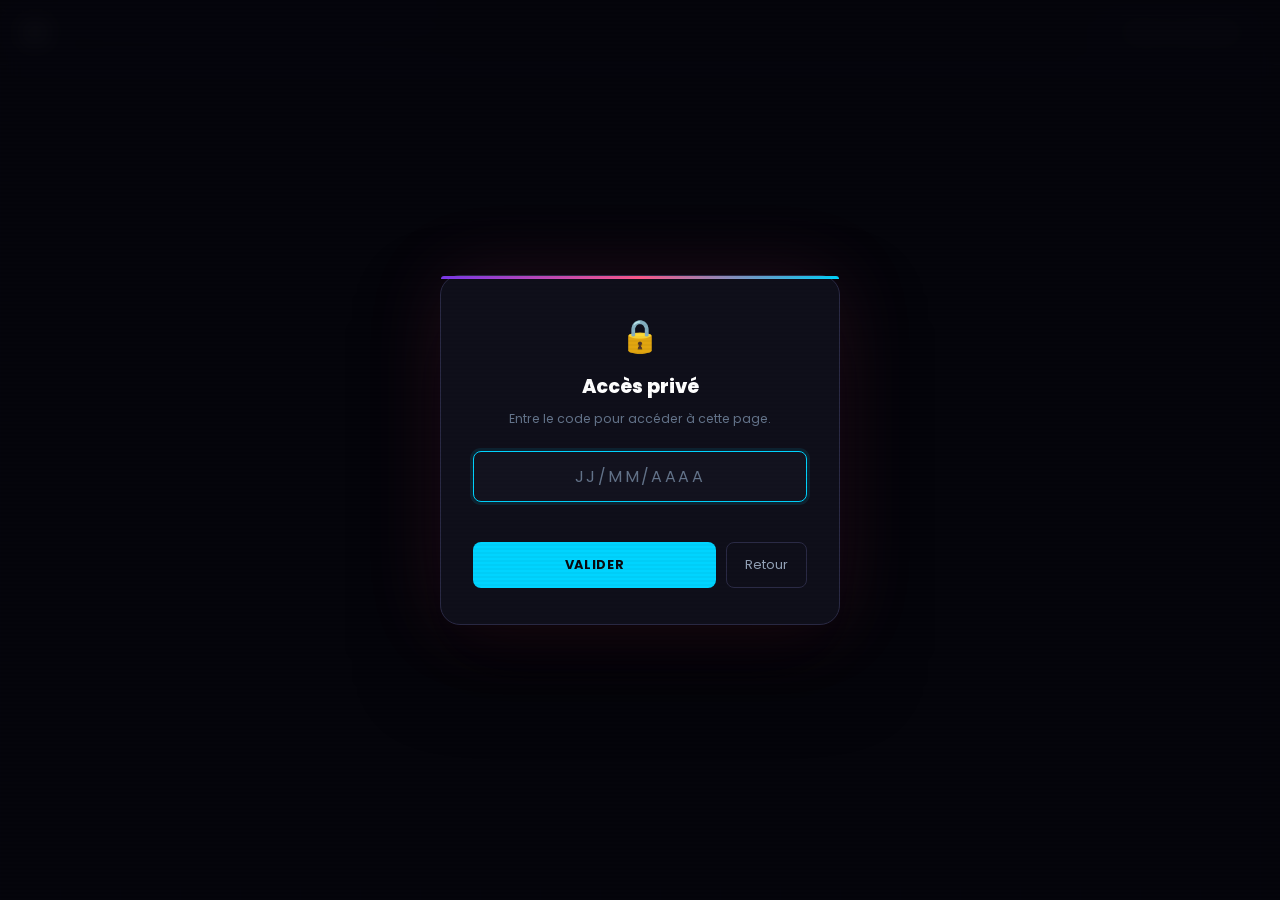
<file: deums.html>
<!DOCTYPE html>
<html lang="fr">
<head>
  <meta charset="UTF-8">
  <meta name="viewport" content="width=device-width, initial-scale=1.0">
  <title>Deums – Levan Kaipajyan</title>
  <link rel="preconnect" href="https://fonts.googleapis.com">
  <link rel="preconnect" href="https://fonts.gstatic.com" crossorigin>
  <link href="https://fonts.googleapis.com/css2?family=Poppins:ital,wght@0,400;0,600;0,700;0,800;1,400&display=swap" rel="stylesheet">
  <link rel="stylesheet" href="assets/css/style.css">
  <link rel="stylesheet" href="assets/css/deums.css?v=3">
</head>
<body>

<header>
  <div class="header-inner">
    <a class="logo" href="index.html">LK<span>.</span></a>
    <div class="nav-right">
      <a class="btn-ghost" href="index.html" style="padding:8px 16px;font-size:0.72rem;">← Retour au portfolio</a>
    </div>
  </div>
</header>

<!-- ══ CODE D'ACCÈS ══ -->
<div class="deums-gate open" id="deumsGate">
  <div class="deums-gate-box" id="deumsGateBox">
    <div class="deums-gate-icon">🔒</div>
    <div class="deums-gate-title">Accès privé</div>
    <p class="deums-gate-sub">Entre le code pour accéder à cette page.</p>
    <input type="text" id="deumsCode" class="form-control deums-gate-input" placeholder="JJ/MM/AAAA" inputmode="numeric" autocomplete="off">
    <div class="deums-gate-error" id="deumsGateError"></div>
    <div class="deums-gate-actions">
      <button class="form-submit" onclick="submitDeumsCode()">Valider</button>
      <a class="deums-gate-cancel" href="index.html">Retour</a>
    </div>
  </div>
</div>

<!-- ══ CONTENU (caché tant que le code n'est pas bon) ══ -->
<main id="deumsApp" style="display:none;">
<div class="page active" id="page-deums">
<section>
  <div class="wrapper">
    <div class="section-header">
      <span class="section-num">❤️</span>
      <h2 class="section-title">Мое сокровище</h2>
      <span class="section-num">❤️</span>
      <div class="section-line"></div>
    </div>

    <div id="deumsForm">
      <p class="deums-intro">Coche chaque règle que tu acceptes bb coeur, puis signe à la fin pour accepter le contrat et devenir ma femme.</p>
      <p class="deums-sub"><strong>I. Les principes fondamentaux</strong> — Ces principes sont les bases de notre relation. Ils doivent être respectés par les deux personnes, quelles que soient les circonstances.</p>

      <!-- 1 -->
      <div class="deums-block">
        <div class="deums-block-title">1. La communication avant tout</div>
        <div class="deums-list">
          <label class="deums-rule"><input type="checkbox"><span class="deums-check">✓</span><span>Lors de chaque dispute, prendre le temps de discuter afin de comprendre le problème et de trouver une solution.</span></label>
          <label class="deums-rule"><input type="checkbox"><span class="deums-check">✓</span><span>Ne jamais laisser un problème s'installer ou s'accumuler. Il faut en parler plutôt que de se braquer ou de faire la tête.</span></label>
          <label class="deums-rule"><input type="checkbox"><span class="deums-check">✓</span><span>Essayer de comprendre les attentes et les besoins de l'autre, et faire des efforts pour y répondre en comprenant pourquoi cela est important pour lui.</span></label>
          <label class="deums-rule"><input type="checkbox"><span class="deums-check">✓</span><span>Ne jamais cacher un problème par peur de la réaction de l'autre.</span></label>
        </div>
      </div>

      <!-- 2 -->
      <div class="deums-block">
        <div class="deums-block-title">2. Le respect avant tout</div>
        <div class="deums-list">
          <label class="deums-rule"><input type="checkbox"><span class="deums-check">✓</span><span>Le respect doit rester une priorité, même lors des disputes.</span></label>
          <label class="deums-rule"><input type="checkbox"><span class="deums-check">✓</span><span>Ne jamais chercher à blesser, rabaisser ou humilier l'autre volontairement.</span></label>
          <label class="deums-rule"><input type="checkbox"><span class="deums-check">✓</span><span>Ne jamais minimiser les sentiments de son partenaire.</span></label>
          <label class="deums-rule"><input type="checkbox"><span class="deums-check">✓</span><span>Ne jamais se moquer de ses peurs, de ses insécurités.</span></label>
          <label class="deums-rule"><input type="checkbox"><span class="deums-check">✓</span><span>Ne jamais chercher volontairement à énerver l'autre.</span></label>
        </div>
      </div>

      <!-- 3 -->
      <div class="deums-block">
        <div class="deums-block-title">3. La fidélité et la confiance</div>
        <div class="deums-list">
          <label class="deums-rule"><input type="checkbox"><span class="deums-check">✓</span><span>La fidélité est la règle numéro un. Elle est indispensable et ne devrait même pas avoir besoin d'être rappelée.</span></label>
          <label class="deums-rule"><input type="checkbox"><span class="deums-check">✓</span><span>Aucune ambiguïté avec une personne extérieure au couple.</span></label>
          <label class="deums-rule"><input type="checkbox"><span class="deums-check">✓</span><span>Ne jamais laisser quelqu'un manquer de respect à son couple ou dénigrer son partenaire.</span></label>
          <label class="deums-rule"><input type="checkbox"><span class="deums-check">✓</span><span>Le mensonge est strictement interdit, même lorsqu'il concerne de petites choses. La confiance ne doit jamais être mise en jeu.</span></label>
          <label class="deums-rule"><input type="checkbox"><span class="deums-check">✓</span><span>Ne jamais cacher volontairement des choses importantes à l'autre.</span></label>
        </div>
      </div>

      <!-- 4 -->
      <div class="deums-block">
        <div class="deums-block-title">4. La solidarité du couple</div>
        <div class="deums-list">
          <label class="deums-rule"><input type="checkbox"><span class="deums-check">✓</span><span>Ne jamais dénigrer son partenaire devant les autres.</span></label>
          <label class="deums-rule"><input type="checkbox"><span class="deums-check">✓</span><span>Toujours parler positivement de l'autre auprès des personnes extérieures au couple.</span></label>
          <label class="deums-rule"><input type="checkbox"><span class="deums-check">✓</span><span>Ne jamais laisser les personnes extérieures s'immiscer dans nos disputes ou chercher à nous séparer.</span></label>
          <label class="deums-rule"><input type="checkbox"><span class="deums-check">✓</span><span>Nos problèmes de couple doivent rester privés.</span></label>
          <label class="deums-rule"><input type="checkbox"><span class="deums-check">✓</span><span>Ne jamais chercher à faire passer l'autre pour le méchant ou le responsable de tous les problèmes.</span></label>
          <label class="deums-rule"><input type="checkbox"><span class="deums-check">✓</span><span>Se soutenir mutuellement devant les gens, même lorsque nous ne sommes pas d'accord, devant les gens nous devons être d'accord sur tout.</span></label>
        </div>
      </div>

      <!-- 5 -->
      <div class="deums-block">
        <div class="deums-block-title">5. La remise en question</div>
        <div class="deums-list">
          <label class="deums-rule"><input type="checkbox"><span class="deums-check">✓</span><span>Chacun doit être capable de reconnaître ses torts et de s'excuser et être tout mignon lorsqu'il a fait une erreur.</span></label>
          <label class="deums-rule"><input type="checkbox"><span class="deums-check">✓</span><span>Ne jamais retourner une situation pour faire porter toute la responsabilité à l'autre.</span></label>
          <label class="deums-rule"><input type="checkbox"><span class="deums-check">✓</span><span>Ne pas chercher à gagner une dispute, mais à résoudre le problème.</span></label>
          <label class="deums-rule"><input type="checkbox"><span class="deums-check">✓</span><span>Faire tous les deux des efforts pour arranger les choses et retrouver une bonne entente.</span></label>
          <label class="deums-rule"><input type="checkbox"><span class="deums-check">✓</span><span>Ne jamais menacer de quitter l'autre sous le coup de la colère.</span></label>
          <label class="deums-rule"><input type="checkbox"><span class="deums-check">✓</span><span>Ne jamais laisser une dispute se terminer dans l'indifférence : toujours prendre le temps de faire la paix avant de dormir.</span></label>
        </div>
      </div>

      <!-- 6 -->
      <div class="deums-block">
        <div class="deums-block-title">6. La transparence</div>
        <div class="deums-list">
          <label class="deums-rule"><input type="checkbox"><span class="deums-check">✓</span><span>Si l'un souhaite connaître certains éléments du passé de l'autre, prendre le temps de lui raconter les choses honnêtement et avec les détails nécessaires pour le rassurer, dans le respect des limites de chacun.</span></label>
          <label class="deums-rule"><input type="checkbox"><span class="deums-check">✓</span><span>Ne jamais cacher un élément important qui pourrait avoir des conséquences sur notre relation.</span></label>
        </div>
      </div>

      <!-- 7 -->
      <div class="deums-block">
        <div class="deums-block-title">7. Le quotidien et les habitudes</div>
        <div class="deums-list">
          <label class="deums-rule"><input type="checkbox"><span class="deums-check">✓</span><span>Les tenues vestimentaires doivent respecter les limites et les attentes définies ensemble.</span></label>
          <label class="deums-rule"><input type="checkbox"><span class="deums-check">✓</span><span>Les sorties doivent être discutées et organisées dans le respect de chacun.</span></label>
          <label class="deums-rule"><input type="checkbox"><span class="deums-check">✓</span><span>Prévenir ou consulter l'autre avant de prendre certaines décisions susceptibles de l'énerver, de l'inquiéter ou de l'intéresser.</span></label>
          <label class="deums-rule"><input type="checkbox"><span class="deums-check">✓</span><span>Partager des photos et des vidéos des moments importants de sa journée pour garder une certaine proximité.</span></label>
          <label class="deums-rule"><input type="checkbox"><span class="deums-check">✓</span><span>La préparation des repas doit faire partie des responsabilités du quotidien ( priorité +++).</span></label>
          <label class="deums-rule"><input type="checkbox"><span class="deums-check">✓</span><span>Apprendre à cuisiner et faire l'effort de préparer de bons petits plats.</span></label>
        </div>
      </div>

      <!-- 8 -->
      <div class="deums-block">
        <div class="deums-block-title">8. La vie intime</div>
        <div class="deums-list">
          <label class="deums-rule"><input type="checkbox"><span class="deums-check">✓</span><span>Faire des efforts mutuels concernant notre vie sexuelle afin de l'améliorer.</span></label>
          <label class="deums-rule"><input type="checkbox"><span class="deums-check">✓</span><span>Être à l'écoute des envies, des besoins et des attentes de chacun.</span></label>
          <label class="deums-rule"><input type="checkbox"><span class="deums-check">✓</span><span>Ne jamais considérer les besoins de l'autre comme acquis ou secondaires.</span></label>
        </div>
      </div>

      <!-- 9 -->
      <div class="deums-block">
        <div class="deums-block-title">9. Les projets et la prise d'initiative</div>
        <div class="deums-list">
          <label class="deums-rule"><input type="checkbox"><span class="deums-check">✓</span><span>Faire davantage de choix et prendre plus d'initiatives dans la vie quotidienne.</span></label>
          <label class="deums-rule"><input type="checkbox"><span class="deums-check">✓</span><span>Se bouger davantage concernant les projets communs et personnels.</span></label>
          <label class="deums-rule"><input type="checkbox"><span class="deums-check">✓</span><span>Prendre des décisions concrètes, notamment pour l'aménagement du logement, l'achat de meubles et l'organisation de notre vie.</span></label>
          <label class="deums-rule"><input type="checkbox"><span class="deums-check">✓</span><span>Ne pas toujours attendre que l'autre prenne les décisions ou fasse les démarches.</span></label>
          <label class="deums-rule"><input type="checkbox"><span class="deums-check">✓</span><span>Montrer davantage d'implication dans la construction de notre avenir à deux.</span></label>
        </div>
      </div>

      <div class="deums-block">
        <div class="deums-block-title">Signature</div>
        <p class="deums-progress">Règles acceptées : <strong id="deumsCount">0 / 0</strong></p>
        <div class="deums-sign-label">Signe ici laaaa</div>
        <div class="deums-canvas-wrap">
          <canvas id="deumsCanvas"></canvas>
          <div class="deums-canvas-hint" id="deumsHint">✍️ Signe avant que je t'encule</div>
        </div>
        <div class="deums-sign-actions">
          <button class="form-submit" id="deumsSignBtn" onclick="signDeums()" disabled>Signer le contrat →</button>
          <button class="deums-clear deums-all" onclick="checkAllDeums()">✓ Tout cocher</button>
          <button class="deums-clear" onclick="clearDeumsSignature()">Effacer</button>
          <span class="deums-sign-status" id="deumsSignStatus"></span>
        </div>
      </div>
    </div>

    <div class="deums-success" id="deumsSuccess">
      <div class="deums-success-icon">💍</div>
      <p class="deums-success-text">Félicitations <span>Maud Caignard</span> vous avez accepté les conditions de couple de <span>Levan Kaipajyan</span> vous pouvez à présent être le сокровище de sa vie</p>
      <div class="deums-success-sign"><img id="deumsSuccessImg" alt="Signature"></div>
      <div class="deums-success-date" id="deumsSuccessDate"></div>
    </div>
  </div>
</section>
</div>
</main>
<script src="assets/jss/deums.js?v=3"></script>
</body>
>>>>>>> 19413641a13b8d28b3d28ec92266bdb1a4eb2738
</html>
</file>
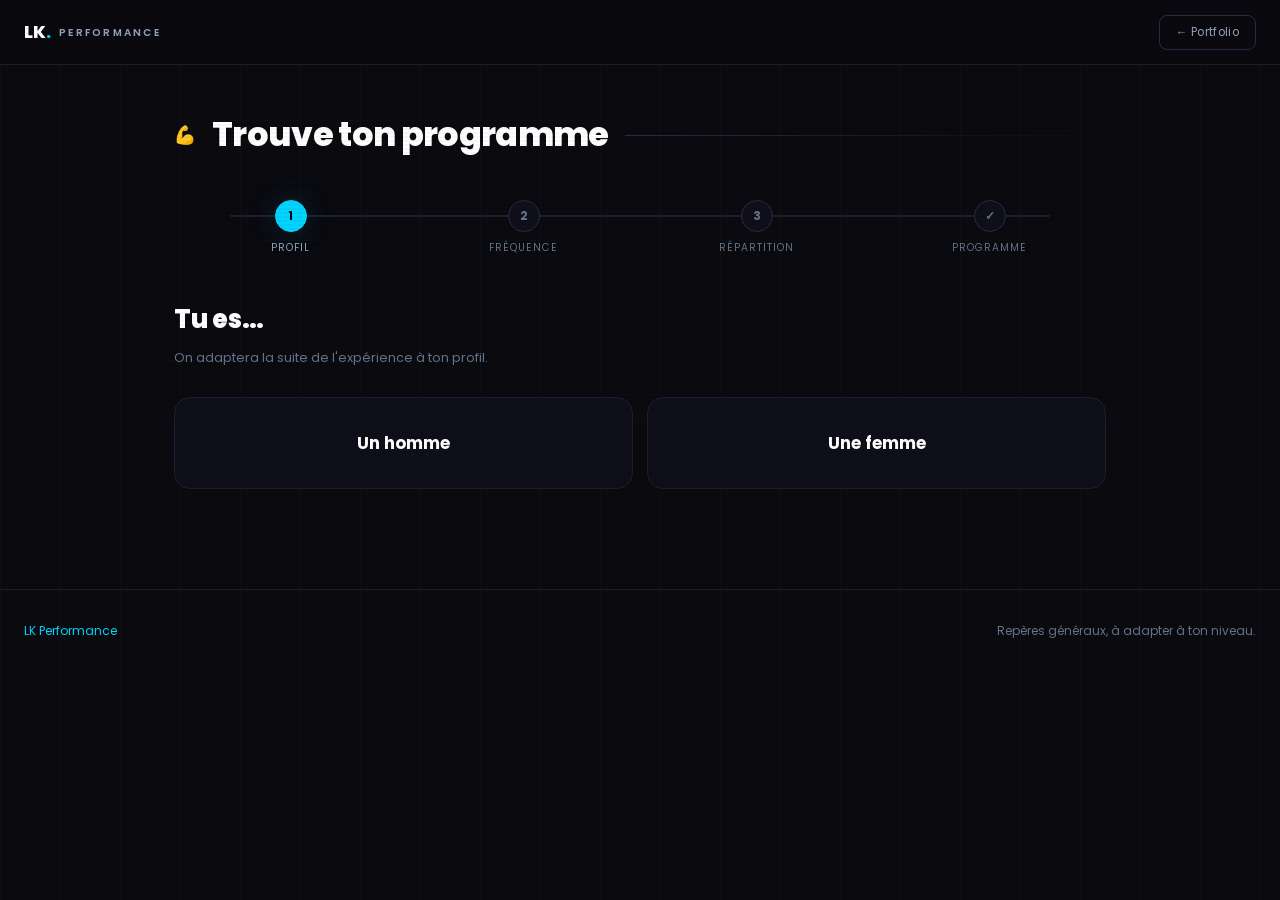
<file: muscu.html>
<!DOCTYPE html>
<html lang="fr">
<head>
  <meta charset="UTF-8">
  <meta name="viewport" content="width=device-width, initial-scale=1.0">
  <title>LK Performance – Trouve ton programme</title>
  <link rel="preconnect" href="https://fonts.googleapis.com">
  <link rel="preconnect" href="https://fonts.gstatic.com" crossorigin>
  <link href="https://fonts.googleapis.com/css2?family=Poppins:ital,wght@0,400;0,600;0,700;0,800;1,400&display=swap" rel="stylesheet">
  <link rel="stylesheet" href="assets/css/muscu.css">
</head>
<body>

<header>
  <div class="header-inner">
    <a class="logo" href="index.html">LK<span>.</span><small>Performance</small></a>
    <div class="nav-right">
      <a class="btn-ghost btn-sm" href="index.html">← Portfolio</a>
      <button class="btn-ghost btn-sm" id="restartBtn" type="button" hidden>↺ Recommencer</button>
    </div>
  </div>
</header>

<main>
<section>
  <div class="wrapper">

    <div class="app-title">
      <span class="section-num">💪</span>
      <h1 class="section-title">Trouve ton programme</h1>
      <div class="section-line"></div>
    </div>

    <!-- Barre de progression -->
    <div class="stepper" id="stepper" aria-label="Progression">
      <div class="stepper-line"><span id="stepFill"></span></div>
      <ol class="stepper-dots">
        <li data-dot="1"><span>1</span><em>Profil</em></li>
        <li data-dot="2"><span>2</span><em>Fréquence</em></li>
        <li data-dot="3"><span>3</span><em>Répartition</em></li>
        <li data-dot="4"><span>✓</span><em>Programme</em></li>
      </ol>
    </div>

    <!-- ÉTAPE 1 : genre -->
    <div class="step active" id="step-1">
      <h2 class="step-question">Tu es…</h2>
      <p class="step-help">On adaptera la suite de l'expérience à ton profil.</p>
      <div class="choice-grid two">
        <button class="choice" type="button" data-gender="homme">
          <span class="choice-title">Un homme</span>
        </button>
        <button class="choice" type="button" data-gender="femme">
          <span class="choice-title">Une femme</span>
        </button>
      </div>
    </div>

    <!-- ÉTAPE 2 : nombre de séances -->
    <div class="step" id="step-2">
      <h2 class="step-question">Combien de séances par semaine ?</h2>
      <p class="step-help">Choisis un nombre réaliste, celui que tu peux tenir toute l'année.</p>
      <div class="choice-grid six" id="totalGrid"></div>
      <button class="back-link" type="button" data-back="1">← Retour</button>
    </div>

    <!-- ÉTAPE 3 : répartition haut / bas -->
    <div class="step" id="step-3">
      <h2 class="step-question">Comment les répartir ?</h2>
      <p class="step-help" id="splitHelp"></p>
      <div class="split-label">Séances <strong>haut du corps</strong></div>
      <div class="choice-grid six" id="upperGrid"></div>
      <div class="split-recap">
        <div class="split-box upper"><span id="upperVal">–</span><em>haut du corps</em></div>
        <div class="split-plus">+</div>
        <div class="split-box lower"><span id="lowerVal">–</span><em>bas du corps</em></div>
      </div>
      <div class="step-actions">
        <button class="back-link" type="button" data-back="2">← Retour</button>
        <button class="btn-primary" id="seeProgramBtn" type="button" disabled>Voir mes programmes →</button>
      </div>
    </div>

    <!-- RÉSULTAT -->
    <div class="step" id="step-4">
      <div class="recap" id="recap"></div>
      <div id="banner"></div>
      <h2 class="step-question result-title" id="resultTitle">Tes programmes</h2>
      <div id="proposals" class="proposals"></div>
      <details class="legend">
        <summary><span>📖 Comment lire et suivre ton programme</span><span class="chev">▾</span></summary>
        <div class="legend-body" id="legendBody"></div>
      </details>
      <button class="back-link" type="button" data-back="3">← Modifier mes choix</button>
    </div>

  </div>
</section>
</main>

<footer>
  <div class="footer-inner">
    <div class="footer-text"><span>LK Performance</span></div>
    <div class="footer-text">Repères généraux, à adapter à ton niveau.</div>
  </div>
</footer>

<script src="assets/jss/jspdf.umd.min.js"></script>
<script src="assets/jss/muscu-pdf.js"></script>
<script src="assets/jss/muscu.js"></script>
</body>
</html>
</file>
<file: assets/css/style.css>
:root {
  --bg: #0a0a0f;
  --bg-card: #0f0f1a;
  --bg-card2: #13131f;
  --border: #1e1e30;
  --border-bright: #2a2a45;
  --accent: #00d4ff;
  --accent2: #7c3aed;
  --accent3: #10b981;
  --text: #e2e8f0;
  --text-dim: #64748b;
  --text-mid: #94a3b8;
  --white: #ffffff;
  --font-display: 'Poppins', sans-serif;
  --font-mono: 'Poppins', sans-serif;
  --transition: 0.25s cubic-bezier(0.4,0,0.2,1);
  --glow: 0 0 30px rgba(0,212,255,0.15);
  --glow-strong: 0 0 60px rgba(0,212,255,0.25);
}

*, *::before, *::after {
  margin: 0;
  padding: 0;
  box-sizing: border-box;
}

html {
  scroll-behavior: smooth;
}

body {
  background: var(--bg);
  color: var(--text);
  font-family: var(--font-mono);
  min-height: 100vh;
  overflow-x: hidden;
}

body::before {
  content: '';
  position: fixed;
  inset: 0;
  background: repeating-linear-gradient(0deg, transparent, transparent 2px, rgba(0,0,0,0.03) 2px, rgba(0,0,0,0.03) 4px);
  pointer-events: none;
  z-index: 9999;
}

body::after {
  content: '';
  position: fixed;
  inset: 0;
  background-image: linear-gradient(rgba(0,212,255,0.03) 1px, transparent 1px), linear-gradient(90deg, rgba(0,212,255,0.03) 1px, transparent 1px);
  background-size: 60px 60px;
  pointer-events: none;
  z-index: 0;
}

a {
  text-decoration: none;
  color: inherit;
}

li {
  list-style: none;
}

button {
  font-family: inherit;
  cursor: pointer;
  border: none;
  background: none;
}

.wrapper {
  position: relative;
  z-index: 1;
  max-width: 1280px;
  margin: 0 auto;
  padding: 0 24px;
}

/* ══ HEADER ══ */
header {
  position: fixed;
  top: 0;
  left: 0;
  right: 0;
  z-index: 100;
  background: rgba(10,10,15,0.88);
  backdrop-filter: blur(20px);
  border-bottom: 1px solid var(--border);
}

.header-inner {
  max-width: 1280px;
  margin: 0 auto;
  padding: 0 24px;
  height: 64px;
  display: flex;
  align-items: center;
  justify-content: space-between;
}

.logo {
  font-family: var(--font-display);
  font-weight: 800;
  font-size: 1.1rem;
  color: var(--white);
}

.logo span {
  color: var(--accent);
}

.nav-right {
  display: flex;
  align-items: center;
  gap: 8px;
}

.nav-links {
  display: flex;
  gap: 4px;
  align-items: center;
}

.nav-links button {
  font-family: var(--font-mono);
  font-size: 0.7rem;
  color: var(--text-dim);
  padding: 6px 12px;
  border-radius: 6px;
  border: 1px solid transparent;
  transition: var(--transition);
  letter-spacing: 0.05em;
  text-transform: uppercase;
}

.nav-links button:hover, .nav-links button.active {
  color: var(--accent);
  border-color: var(--border-bright);
  background: rgba(0,212,255,0.05);
}

.lang-switcher {
  display: flex;
  align-items: center;
  gap: 4px;
  margin-left: 16px;
  background: var(--bg-card);
  border: 1px solid var(--border);
  border-radius: 8px;
  padding: 3px;
}

.lang-btn {
  font-family: var(--font-mono);
  font-size: 0.68rem;
  font-weight: 700;
  padding: 4px 10px;
  border-radius: 5px;
  color: var(--text-dim);
  transition: var(--transition);
  letter-spacing: 0.05em;
  display: flex;
  align-items: center;
  gap: 5px;
}

.lang-btn.active {
  background: var(--accent);
  color: var(--bg);
}

.lang-btn:not(.active):hover {
  color: var(--text);
}

.menu-btn {
  display: none;
  flex-direction: column;
  gap: 5px;
  padding: 8px;
}

.menu-btn span {
  display: block;
  width: 22px;
  height: 2px;
  background: var(--text);
  border-radius: 2px;
  transition: var(--transition);
}

/* ══ SCROLL LINE ══ */
.scroll-line {
  position: fixed;
  top: 0;
  left: 0;
  height: 2px;
  background: linear-gradient(90deg, var(--accent2), var(--accent));
  z-index: 200;
  transition: width 0.1s linear;
}

/* ══ PAGES ══ */
.page {
  display: none;
  animation: fadeIn 0.4s ease forwards;
}

.page.active {
  display: block;
}

@keyframes fadeIn {
  from { opacity: 0; transform: translateY(12px); }
  to   { opacity: 1; transform: translateY(0); }
}

/* ══ HERO ══ */
#hero {
  min-height: 100vh;
  display: flex;
  align-items: center;
  padding-top: 64px;
  position: relative;
  overflow: hidden;
}

.hero-glow {
  position: absolute;
  width: 600px;
  height: 600px;
  border-radius: 50%;
  background: radial-gradient(circle, rgba(0,212,255,0.08) 0%, transparent 70%);
  top: 50%;
  left: 50%;
  transform: translate(-50%, -50%);
  pointer-events: none;
}

.hero-glow2 {
  position: absolute;
  width: 400px;
  height: 400px;
  border-radius: 50%;
  background: radial-gradient(circle, rgba(124,58,237,0.06) 0%, transparent 70%);
  top: 20%;
  right: 10%;
  pointer-events: none;
}

.hero-inner {
  display: grid;
  grid-template-columns: 1fr 1fr;
  gap: 64px;
  align-items: center;
  width: 100%;
}

.hero-label {
  font-size: 0.7rem;
  letter-spacing: 0.2em;
  color: var(--accent);
  text-transform: uppercase;
  margin-bottom: 16px;
  display: flex;
  align-items: center;
  gap: 8px;
}

.hero-label::before {
  content: '';
  width: 24px;
  height: 1px;
  background: var(--accent);
}

.hero-name {
  font-family: var(--font-display);
  font-size: clamp(2.5rem, 5vw, 4rem);
  font-weight: 800;
  line-height: 1.05;
  letter-spacing: -0.03em;
  color: var(--white);
  margin-bottom: 12px;
}

.hero-name .line2 { color: var(--accent); }

.hero-role {
  font-size: 0.85rem;
  color: var(--text-mid);
  margin-bottom: 24px;
  line-height: 1.8;
}

.hero-role strong { color: var(--text); }

.hero-desc {
  font-size: 0.78rem;
  color: var(--text-dim);
  line-height: 1.85;
  margin-bottom: 36px;
  max-width: 480px;
}

.hero-btns {
  display: flex;
  gap: 12px;
  flex-wrap: wrap;
}

.btn-primary {
  display: inline-flex;
  align-items: center;
  gap: 8px;
  background: var(--accent);
  color: var(--bg);
  font-family: var(--font-mono);
  font-size: 0.78rem;
  font-weight: 700;
  padding: 12px 24px;
  border-radius: 8px;
  transition: var(--transition);
  letter-spacing: 0.03em;
  cursor: pointer;
  border: none;
}

.btn-primary:hover {
  box-shadow: var(--glow-strong);
  transform: translateY(-2px);
}

.btn-ghost {
  display: inline-flex;
  align-items: center;
  gap: 8px;
  border: 1px solid var(--border-bright);
  color: var(--text-mid);
  font-family: var(--font-mono);
  font-size: 0.78rem;
  padding: 12px 24px;
  border-radius: 8px;
  transition: var(--transition);
  letter-spacing: 0.03em;
  cursor: pointer;
}

.btn-ghost:hover {
  border-color: var(--accent);
  color: var(--accent);
  background: rgba(0,212,255,0.05);
}

.hero-card {
  background: var(--bg-card);
  border: 1px solid var(--border);
  border-radius: 20px;
  padding: 32px;
  position: relative;
  overflow: hidden;
}

.hero-card::before {
  content: '';
  position: absolute;
  top: 0; left: 0; right: 0;
  height: 2px;
  background: linear-gradient(90deg, var(--accent2), var(--accent), var(--accent3));
}

.avatar-area {
  display: flex;
  align-items: center;
  gap: 20px;
  margin-bottom: 28px;
  padding-bottom: 28px;
  border-bottom: 1px solid var(--border);
}

.avatar {
  width: 120px;
  height: 120px;
  border-radius: 16px;
  object-fit: cover;
  flex-shrink: 0;
  box-shadow: var(--glow);
}

.avatar-info h3 {
  font-family: var(--font-display);
  font-weight: 700;
  font-size: 26px;
  color: var(--white);
  margin-bottom: 4px;
}

.avatar-info p {
  font-size: 14px;
  color: var(--accent);
  letter-spacing: 0.05em;
}

.hero-stats {
  display: flex;
  flex-direction: column;
  gap: 12px;
  margin-top: 16px;
}

.stat-item {
  background: var(--bg-card2);
  border: 1px solid var(--border);
  border-radius: 12px;
  padding: 16px;
  display: flex;
  align-items: center;
  gap: 14px;
  transition: var(--transition);
}

.stat-item:hover {
  border-color: var(--border-bright);
  background: rgba(0,212,255,0.03);
}

.stat-value {
  font-family: var(--font-display);
  font-size: 0.95rem;
  font-weight: 700;
  color: var(--white);
  line-height: 1;
}

.stat-label {
  font-size: 13px;
  color: var(--accent);
  letter-spacing: 0.05em;
}

/* ══ SECTIONS ══ */
section {
  padding: 100px 0;
  position: relative;
  z-index: 1;
}

.section-header {
  display: flex;
  align-items: center;
  gap: 16px;
  margin-bottom: 60px;
}

.section-num {
  font-size: 0.7rem;
  color: var(--accent);
  letter-spacing: 0.15em;
  font-weight: 700;
}

.section-title {
  font-family: var(--font-display);
  font-size: clamp(1.6rem, 3vw, 2.2rem);
  font-weight: 800;
  color: var(--white);
  letter-spacing: -0.02em;
}

.section-line {
  flex: 1;
  height: 1px;
  background: linear-gradient(90deg, var(--border-bright), transparent);
}

/* ══ ABOUT ══ */
.about-grid {
  display: grid;
  grid-template-columns: 1fr 1fr;
  gap: 48px;
  align-items: start;
}

.about-text {
  font-size: 14px;
  color: var(--text-mid);
  line-height: 1.9;
}

.about-text p { margin-bottom: 16px; }
.about-text strong { color: var(--accent); }

.info-grid {
  display: flex;
  flex-direction: column;
  gap: 16px;
}

.info-card {
  background: var(--bg-card);
  border: 1px solid var(--border);
  border-radius: 12px;
  padding: 20px;
  transition: var(--transition);
}

.info-card:hover {
  border-color: var(--border-bright);
  box-shadow: var(--glow);
}

.info-card-title {
  font-size: 16px;
  letter-spacing: 0.15em;
  text-transform: uppercase;
  color: var(--accent);
  margin-bottom: 12px;
  display: flex;
  align-items: center;
  gap: 6px;
}

.info-card-content {
  font-size: 14px;
  color: var(--text-mid);
  line-height: 1.7;
}

.interests-tags {
  display: flex;
  flex-wrap: wrap;
  gap: 8px;
  margin-top: 8px;
}

.tag {
  display: inline-flex;
  align-items: center;
  gap: 6px;
  font-size: 0.7rem;
  padding: 5px 12px;
  border-radius: 6px;
  border: 1px solid var(--border-bright);
  color: var(--text-mid);
  background: var(--bg-card2);
  transition: var(--transition);
}

.tag:hover {
  border-color: var(--accent);
  color: var(--accent);
  background: rgba(0,212,255,0.05);
}

/* ══ SKILLS ══ */
.skills-grid {
  display: grid;
  grid-template-columns: repeat(auto-fit, minmax(280px, 1fr));
  gap: 24px;
}

.skill-category {
  background: var(--bg-card);
  border: 1px solid var(--border);
  border-radius: 16px;
  padding: 28px;
  transition: var(--transition);
  position: relative;
  overflow: hidden;
}

.skill-category::after {
  content: '';
  position: absolute;
  bottom: 0; left: 0; right: 0;
  height: 1px;
  background: linear-gradient(90deg, transparent, var(--accent), transparent);
  opacity: 0;
  transition: var(--transition);
}

.skill-category:hover {
  border-color: var(--border-bright);
  box-shadow: var(--glow);
}

.skill-category:hover::after { opacity: 1; }

.skill-cat-icon {
  font-size: 1.4rem;
  margin-bottom: 12px;
}

.skill-cat-name {
  font-family: var(--font-display);
  font-size: 18px;
  font-weight: 700;
  color: var(--white);
  margin-bottom: 16px;
}

.skill-tags {
  display: flex;
  flex-wrap: wrap;
  gap: 6px;
}

.skill-tag {
  font-size: 12px;
  padding: 4px 10px;
  border-radius: 4px;
  background: var(--bg-card2);
  border: 1px solid var(--border);
  color: var(--text-dim);
  font-family: var(--font-mono);
  transition: var(--transition);
}

.skill-tag.highlight {
  border-color: rgba(0,212,255,0.3);
  color: var(--accent);
  background: rgba(0,212,255,0.05);
}

.skill-tag:hover {
  border-color: var(--accent);
  color: var(--accent);
}

.cert-row {
  display: flex;
  flex-wrap: wrap;
  gap: 8px;
  margin-top: 12px;
}

.cert-badge {
  display: inline-flex;
  align-items: center;
  gap: 5px;
  font-size: 0.68rem;
  padding: 5px 12px;
  border-radius: 6px;
  border: 1px solid rgba(16,185,129,0.3);
  color: var(--accent3);
  background: rgba(16,185,129,0.05);
}

/* ══ TIMELINE ══ */
.timeline-grid {
  display: grid;
  grid-template-columns: 1fr 1fr;
  gap: 48px;
}

.timeline-col-title {
  font-family: var(--font-display);
  font-size: 18px;
  font-weight: 700;
  color: var(--white);
  margin-bottom: 32px;
  display: flex;
  align-items: center;
  gap: 10px;
}

.timeline {
  position: relative;
  padding-left: 24px;
}

.timeline::before {
  content: '';
  position: absolute;
  left: 0; top: 8px; bottom: 0;
  width: 1px;
  background: linear-gradient(180deg, var(--accent), transparent);
}

.timeline-item {
  position: relative;
  margin-bottom: 32px;
}

.timeline-item::before {
  content: '';
  position: absolute;
  left: -28px; top: 8px;
  width: 8px; height: 8px;
  border-radius: 50%;
  background: var(--accent);
  box-shadow: 0 0 12px var(--accent);
}

.timeline-period {
  font-size: 10px;
  letter-spacing: 0.1em;
  color: var(--accent);
  margin-bottom: 6px;
  text-transform: uppercase;
}

.timeline-title {
  font-family: var(--font-display);
  font-size: 16px;
  font-weight: 700;
  color: var(--white);
  margin-bottom: 4px;
}

.timeline-sub {
  font-size: 12px;
  color: var(--accent2);
  margin-bottom: 8px;
}

.timeline-desc {
  font-size: 12px;
  color: var(--text-dim);
  line-height: 1.7;
}

.timeline-desc ul { padding-left: 12px; }
.timeline-desc li { list-style: "›  "; margin-bottom: 4px; }

/* ══ PROJECTS ══ */
.projects-grid {
  display: grid;
  grid-template-columns: repeat(auto-fit, minmax(320px, 1fr));
  gap: 24px;
}

.project-card {
  background: var(--bg-card);
  border: 1px solid var(--border);
  border-radius: 16px;
  padding: 28px;
  transition: var(--transition);
  position: relative;
  overflow: hidden;
  cursor: pointer;
}

.project-card::before {
  content: '';
  position: absolute;
  top: 0; left: 0; right: 0;
  height: 3px;
  background: linear-gradient(90deg, var(--accent2), var(--accent));
  transform: scaleX(0);
  transform-origin: left;
  transition: var(--transition);
}

.project-card:hover {
  border-color: var(--border-bright);
  transform: translateY(-4px);
  box-shadow: var(--glow);
}

.project-card:hover::before { transform: scaleX(1); }

.project-type {
  font-size: 0.65rem;
  letter-spacing: 0.15em;
  text-transform: uppercase;
  color: var(--accent);
  margin-bottom: 14px;
  display: flex;
  align-items: center;
  gap: 6px;
}

.project-type-dot {
  width: 6px; height: 6px;
  border-radius: 50%;
  background: var(--accent);
}

.project-name {
  font-family: var(--font-display);
  font-size: 1.05rem;
  font-weight: 700;
  color: var(--white);
  margin-bottom: 10px;
}

.project-desc {
  font-size: 0.75rem;
  color: var(--text-dim);
  line-height: 1.75;
  margin-bottom: 18px;
}

.project-stack {
  display: flex;
  flex-wrap: wrap;
  gap: 6px;
}

.project-cta {
  margin-top: 18px;
  font-size: 0.72rem;
  font-weight: 700;
  color: var(--accent);
  letter-spacing: 0.08em;
  text-transform: uppercase;
  opacity: 0;
  transform: translateX(-6px);
  transition: all 0.25s ease;
}

.project-card:hover .project-cta {
  opacity: 1;
  transform: translateX(0);
}

/* ══ CONTACT ══ */
.contact-grid {
  display: grid;
  grid-template-columns: 1fr 1fr;
  gap: 48px;
  align-items: start;
}

.contact-info-col {
  display: flex;
  flex-direction: column;
  gap: 14px;
}

.contact-item-card {
  display: flex;
  align-items: center;
  gap: 16px;
  background: var(--bg-card);
  border: 1px solid var(--border);
  border-radius: 12px;
  padding: 16px 20px;
  transition: var(--transition);
}

.contact-item-card:hover {
  border-color: var(--accent);
  box-shadow: var(--glow);
}

.contact-item-icon {
  width: 40px; height: 40px;
  border-radius: 10px;
  background: rgba(0,212,255,0.1);
  border: 1px solid rgba(0,212,255,0.2);
  display: flex;
  align-items: center;
  justify-content: center;
  font-size: 1rem;
  flex-shrink: 0;
}

.contact-item-label {
  font-size: 0.65rem;
  letter-spacing: 0.1em;
  text-transform: uppercase;
  color: var(--text-dim);
  margin-bottom: 3px;
}

.contact-item-value {
  font-size: 0.78rem;
  color: var(--text);
}

.contact-item-value a { color: var(--accent); }

.contact-form {
  background: var(--bg-card);
  border: 1px solid var(--border);
  border-radius: 16px;
  padding: 32px;
}

.form-group { margin-bottom: 18px; }

.form-label {
  display: block;
  font-size: 0.68rem;
  letter-spacing: 0.1em;
  text-transform: uppercase;
  color: var(--text-dim);
  margin-bottom: 8px;
}

.form-control {
  width: 100%;
  background: var(--bg-card2);
  border: 1px solid var(--border);
  border-radius: 8px;
  padding: 12px 16px;
  color: var(--text);
  font-family: var(--font-mono);
  font-size: 0.78rem;
  transition: var(--transition);
  outline: none;
  resize: none;
}

.form-control:focus {
  border-color: var(--accent);
  box-shadow: 0 0 0 3px rgba(0,212,255,0.1);
}

.form-control::placeholder { color: var(--text-dim); }

.form-submit {
  width: 100%;
  background: var(--accent);
  color: var(--bg);
  font-family: var(--font-mono);
  font-size: 0.8rem;
  font-weight: 700;
  padding: 13px;
  border-radius: 8px;
  cursor: pointer;
  transition: var(--transition);
  letter-spacing: 0.05em;
  text-transform: uppercase;
  border: none;
  margin-top: 4px;
}

.form-submit:hover {
  box-shadow: var(--glow-strong);
  transform: translateY(-2px);
}

/* ══ FOOTER ══ */
footer {
  border-top: 1px solid var(--border);
  padding: 32px 0;
  position: relative;
  z-index: 1;
}

.footer-inner {
  max-width: 1280px;
  margin: 0 auto;
  padding: 0 24px;
  display: flex;
  align-items: center;
  justify-content: space-between;
  flex-wrap: wrap;
  gap: 16px;
}

.footer-text { font-size: 12px; color: var(--text-dim); }
.footer-text span { color: var(--accent); }

/* ══ MOBILE NAV ══ */
.mobile-nav {
  display: none;
  position: fixed;
  top: 64px; left: 0; right: 0;
  background: rgba(10,10,15,0.97);
  border-bottom: 1px solid var(--border);
  padding: 20px 24px;
  flex-direction: column;
  gap: 4px;
  z-index: 99;
}

.mobile-nav.open { display: flex; }

.mobile-nav button {
  font-family: var(--font-mono);
  font-size: 0.82rem;
  color: var(--text-mid);
  padding: 12px 0;
  border-bottom: 1px solid var(--border);
  text-align: left;
  text-transform: uppercase;
  letter-spacing: 0.08em;
}

.mobile-nav button.active { color: var(--accent); }

/* ══ MODAL PROJET ══ */
.project-modal {
  display: none;
  position: fixed;
  inset: 0;
  z-index: 500;
  background: rgba(5, 5, 12, 0.85);
  backdrop-filter: blur(12px);
  -webkit-backdrop-filter: blur(12px);
  align-items: center;
  justify-content: center;
  padding: 24px;
}

.project-modal.open {
  display: flex;
  animation: modalBgIn 0.3s ease forwards;
}

@keyframes modalBgIn {
  from { opacity: 0; }
  to   { opacity: 1; }
}

.project-modal-inner {
  position: relative;
  background: var(--bg-card);
  border: 1px solid var(--border-bright);
  border-radius: 24px;
  width: 100%;
  max-width: 860px;
  max-height: 88vh;
  overflow-y: auto;
  box-shadow: 0 0 80px rgba(0,212,255,0.12), 0 40px 80px rgba(0,0,0,0.6);
  animation: modalPanelIn 0.35s cubic-bezier(0.22,1,0.36,1) forwards;
  scrollbar-width: thin;
  scrollbar-color: var(--border-bright) transparent;
}

.project-modal-inner::-webkit-scrollbar { width: 4px; }
.project-modal-inner::-webkit-scrollbar-track { background: transparent; }
.project-modal-inner::-webkit-scrollbar-thumb { background: var(--border-bright); border-radius: 4px; }

@keyframes modalPanelIn {
  from { opacity: 0; transform: translateY(28px) scale(0.97); }
  to   { opacity: 1; transform: translateY(0) scale(1); }
}

.project-modal-inner::before {
  content: '';
  position: absolute;
  top: 0; left: 0; right: 0;
  height: 3px;
  background: linear-gradient(90deg, var(--accent2), var(--accent), var(--accent3));
  border-radius: 24px 24px 0 0;
}

.modal-close {
  position: sticky;
  top: 20px;
  float: right;
  margin: 20px 20px 0 0;
  width: 36px;
  height: 36px;
  border-radius: 8px;
  background: var(--bg-card2);
  border: 1px solid var(--border-bright);
  color: var(--text-mid);
  font-size: 0.85rem;
  display: flex;
  align-items: center;
  justify-content: center;
  transition: var(--transition);
  cursor: pointer;
  z-index: 10;
}

.modal-close:hover {
  background: rgba(0,212,255,0.1);
  border-color: var(--accent);
  color: var(--accent);
}

.modal-header {
  padding: 40px 44px 28px;
  border-bottom: 1px solid var(--border);
  clear: both;
}

.modal-tag {
  font-size: 0.65rem;
  letter-spacing: 0.2em;
  text-transform: uppercase;
  color: var(--accent);
  margin-bottom: 12px;
  display: flex;
  align-items: center;
  gap: 8px;
}

.modal-tag::before {
  content: '';
  width: 6px; height: 6px;
  border-radius: 50%;
  background: var(--accent);
  box-shadow: 0 0 8px var(--accent);
}

.modal-title {
  font-family: var(--font-display);
  font-size: clamp(1.4rem, 3vw, 2rem);
  font-weight: 800;
  color: var(--white);
  letter-spacing: -0.02em;
  margin-bottom: 20px;
}

.modal-stack {
  display: flex;
  flex-wrap: wrap;
  gap: 8px;
}

.modal-body {
  padding: 36px 44px 44px;
}

.modal-section { margin-bottom: 36px; }

.modal-section-title {
  font-size: 0.68rem;
  letter-spacing: 0.18em;
  text-transform: uppercase;
  color: var(--accent);
  margin-bottom: 14px;
  padding-bottom: 8px;
  border-bottom: 1px solid var(--border);
}

.modal-text {
  font-size: 0.82rem;
  color: var(--text-mid);
  line-height: 1.9;
}

.modal-text strong { color: var(--accent); }
.modal-text p { margin-bottom: 12px; }

.modal-stats {
  display: grid;
  grid-template-columns: repeat(auto-fit, minmax(140px, 1fr));
  gap: 14px;
  margin-bottom: 36px;
}

.modal-stat {
  background: var(--bg-card2);
  border: 1px solid var(--border);
  border-radius: 12px;
  padding: 18px;
  text-align: center;
  transition: var(--transition);
}

.modal-stat:hover { border-color: rgba(0,212,255,0.3); }

.modal-stat-value {
  font-family: var(--font-display);
  font-size: 16px;
  font-weight: 800;
  color: var(--accent);
  margin-bottom: 4px;
}

.modal-stat-label {
  font-size: 12px;
  color: var(--text-dim);
  letter-spacing: 0.05em;
}

.modal-gallery {
  display: grid;
  gap: 12px;
  margin: 20px 0;
}

.modal-gallery.cols-1 { grid-template-columns: 1fr; }
.modal-gallery.cols-2 { grid-template-columns: 1fr 1fr; }
.modal-gallery.cols-3 { grid-template-columns: 1fr 1fr 1fr; }

.modal-gallery-compact .modal-gallery-img img {
  height: 140px;
}

.modal-gallery-img {
  width: 100%;
  border-radius: 10px;
  border: 1px solid var(--border);
  background: var(--bg-card2);
  transition: var(--transition);
  display: flex;
  align-items: center;
  justify-content: center;
  flex-direction: column;
  gap: 8px;
  min-height: 160px;
  overflow: hidden;
  position: relative;
}

.modal-gallery-img img {
  width: 100%;
  height: 200px;
  object-fit: cover;
  border-radius: 10px;
  cursor: zoom-in;
  transition: var(--transition);
  display: block;
}

.modal-gallery-img:hover {
  border-color: var(--accent);
}

.modal-gallery-img:hover img {
  transform: scale(1.03);
}

/* Indicateur zoom au survol */
.modal-gallery-img::after {
  content: '🔍';
  position: absolute;
  bottom: 8px;
  right: 10px;
  font-size: 0.85rem;
  opacity: 0;
  transition: var(--transition);
  pointer-events: none;
  background: rgba(0,0,0,0.6);
  border-radius: 6px;
  padding: 3px 6px;
}

.modal-gallery-img:hover::after {
  opacity: 1;
}

.modal-features {
  display: flex;
  flex-direction: column;
  gap: 10px;
}

.modal-feature {
  display: flex;
  align-items: flex-start;
  gap: 12px;
  font-size: 0.8rem;
  color: var(--text-mid);
  line-height: 1.6;
}

.modal-feature-dot {
  width: 6px; height: 6px;
  border-radius: 50%;
  background: var(--accent);
  margin-top: 6px;
  flex-shrink: 0;
  box-shadow: 0 0 6px var(--accent);
}

/* ══ LIGHTBOX ══ */
.lightbox {
  display: none;
  position: fixed;
  inset: 0;
  z-index: 1000;
  background: rgba(0, 0, 0, 0.93);
  backdrop-filter: blur(10px);
  -webkit-backdrop-filter: blur(10px);
  align-items: center;
  justify-content: center;
  cursor: zoom-out;
  padding: 24px;
}

.lightbox.open {
  display: flex;
  animation: modalBgIn 0.25s ease forwards;
}

.lightbox-img-wrap {
  display: flex;
  align-items: center;
  justify-content: center;
  max-width: 92vw;
  max-height: 90vh;
  cursor: default;
}

.lightbox-img-wrap img {
  max-width: 92vw;
  max-height: 88vh;
  width: auto;
  height: auto;
  object-fit: contain;
  border-radius: 12px;
  border: 1px solid var(--border-bright);
  box-shadow: 0 0 100px rgba(0,0,0,0.9), 0 0 40px rgba(0,212,255,0.08);
  animation: lbImgIn 0.3s cubic-bezier(0.22,1,0.36,1) forwards;
  cursor: default;
  display: block;
}

@keyframes lbImgIn {
  from { opacity: 0; transform: scale(0.92); }
  to   { opacity: 1; transform: scale(1); }
}

.lightbox-close {
  position: fixed;
  top: 20px;
  right: 20px;
  width: 44px;
  height: 44px;
  border-radius: 10px;
  background: rgba(15,15,26,0.95);
  border: 1px solid var(--border-bright);
  color: var(--text-mid);
  font-size: 1rem;
  display: flex;
  align-items: center;
  justify-content: center;
  cursor: pointer;
  transition: var(--transition);
  z-index: 1001;
  line-height: 1;
}

.lightbox-close:hover {
  border-color: var(--accent);
  color: var(--accent);
  background: rgba(0,212,255,0.1);
}

.lightbox-caption {
  position: fixed;
  bottom: 20px;
  left: 50%;
  transform: translateX(-50%);
  font-size: 0.72rem;
  color: #ffffff;
  letter-spacing: 0.08em;
  text-align: center;
  pointer-events: none;
  background: rgba(10,10,15,0.8);
  padding: 6px 16px;
  border-radius: 20px;
  border: 1px solid var(--border);
  white-space: nowrap;
}

/* ══ RESPONSIVE ══ */
@media (max-width: 1024px) {
  .hero-inner { grid-template-columns: 1fr; gap: 40px; }
  .timeline-grid { grid-template-columns: 1fr; }
}

@media (max-width: 768px) {
  .nav-links { display: none; }
  .menu-btn { display: flex; }
  .about-grid { grid-template-columns: 1fr; }
  .contact-grid { grid-template-columns: 1fr; }
  section { padding: 64px 0; }
  .modal-header { padding: 32px 24px 22px; }
  .modal-body { padding: 24px; }
  .modal-gallery.cols-2,
  .modal-gallery.cols-3 { grid-template-columns: 1fr; }
  .lightbox-caption { display: none; }
}

@media (max-width: 480px) {
  .projects-grid { grid-template-columns: 1fr; }
  .skills-grid { grid-template-columns: 1fr; }
  .project-modal { padding: 12px; }
  .lightbox { padding: 12px; }
}
</file>
<file: assets/css/deums.css>
<<<<<<< HEAD
/* ══ DEUMS – tag + code gate + contrat ══ */
.tag-deums {
  cursor: pointer;
  border-color: rgba(255, 90, 140, 0.4);
  color: #ff7aa8;
  background: rgba(255, 90, 140, 0.06);
  font-family: inherit;
}
.tag-deums:hover {
  border-color: #ff5a8c;
  color: #ff5a8c;
  background: rgba(255, 90, 140, 0.12);
  box-shadow: 0 0 20px rgba(255, 90, 140, 0.2);
}

/* Code gate */
.deums-gate {
  display: none;
  position: fixed;
  inset: 0;
  z-index: 600;
  background: rgba(5, 5, 12, 0.88);
  backdrop-filter: blur(12px);
  -webkit-backdrop-filter: blur(12px);
  align-items: center;
  justify-content: center;
  padding: 24px;
}
.deums-gate.open { display: flex; animation: modalBgIn 0.3s ease forwards; }

.deums-gate-box {
  position: relative;
  width: 100%;
  max-width: 400px;
  background: var(--bg-card);
  border: 1px solid var(--border-bright);
  border-radius: 20px;
  padding: 36px 32px;
  text-align: center;
  box-shadow: 0 0 80px rgba(255, 90, 140, 0.12), 0 40px 80px rgba(0, 0, 0, 0.6);
}
.deums-gate-box::before {
  content: '';
  position: absolute;
  top: 0; left: 0; right: 0;
  height: 3px;
  background: linear-gradient(90deg, var(--accent2), #ff5a8c, var(--accent));
  border-radius: 20px 20px 0 0;
}
.deums-gate-icon { font-size: 2rem; margin-bottom: 12px; }
.deums-gate-title {
  font-family: var(--font-display);
  font-size: 1.2rem;
  font-weight: 800;
  color: var(--white);
  margin-bottom: 8px;
}
.deums-gate-sub { font-size: 0.78rem; color: var(--text-dim); margin-bottom: 22px; line-height: 1.6; }
.deums-gate-input {
  text-align: center;
  letter-spacing: 0.15em;
  font-size: 1rem;
  margin-bottom: 12px;
}
.deums-gate-error {
  min-height: 20px;
  font-size: 0.75rem;
  color: #f44336;
  margin-bottom: 8px;
}
.deums-gate-actions { display: flex; gap: 10px; }
.deums-gate-actions .form-submit { margin-top: 0; }
.deums-gate-cancel {
  flex: 0 0 auto;
  padding: 13px 18px;
  border: 1px solid var(--border-bright);
  border-radius: 8px;
  color: var(--text-mid);
  font-size: 0.8rem;
  transition: var(--transition);
}
.deums-gate-cancel:hover { border-color: var(--accent); color: var(--accent); }
.deums-shake { animation: deumsShake 0.4s ease; }
@keyframes deumsShake {
  0%, 100% { transform: translateX(0); }
  20%, 60% { transform: translateX(-8px); }
  40%, 80% { transform: translateX(8px); }
}

/* Page contrat */
.deums-intro {
  font-size: 0.85rem;
  color: var(--text-mid);
  line-height: 1.8;
  margin-bottom: 20px;
  max-width: none;
}
.deums-sub {
  font-size: 0.78rem;
  color: var(--text-dim);
  line-height: 1.7;
  margin-bottom: 32px;
}
.deums-sub strong { color: var(--accent); }
.deums-block {
  background: var(--bg-card);
  border: 1px solid var(--border);
  border-radius: 16px;
  padding: 28px;
  margin-bottom: 28px;
  position: relative;
  overflow: hidden;
}
.deums-block::before {
  content: '';
  position: absolute;
  top: 0; left: 0; right: 0;
  height: 2px;
  background: linear-gradient(90deg, var(--accent2), #ff5a8c, var(--accent));
}
.deums-block-title {
  font-family: var(--font-display);
  font-size: 1.05rem;
  font-weight: 700;
  color: var(--white);
  margin-bottom: 18px;
}
.deums-list { display: flex; flex-direction: column; gap: 10px; }

.deums-rule {
  display: flex;
  align-items: flex-start;
  gap: 14px;
  padding: 12px 14px;
  background: var(--bg-card2);
  border: 1px solid var(--border);
  border-radius: 10px;
  cursor: pointer;
  transition: var(--transition);
  font-size: 0.82rem;
  color: var(--text-mid);
  line-height: 1.6;
}
.deums-rule:hover { border-color: var(--border-bright); }
.deums-rule input { position: absolute; opacity: 0; pointer-events: none; }
.deums-check {
  flex-shrink: 0;
  width: 20px; height: 20px;
  margin-top: 1px;
  border-radius: 6px;
  border: 1px solid var(--border-bright);
  display: flex;
  align-items: center;
  justify-content: center;
  font-size: 0.7rem;
  color: transparent;
  transition: var(--transition);
}
.deums-rule input:checked + .deums-check {
  background: #ff5a8c;
  border-color: #ff5a8c;
  color: var(--white);
}
.deums-rule:has(input:checked) {
  border-color: rgba(255, 90, 140, 0.4);
  color: var(--text);
  background: rgba(255, 90, 140, 0.05);
}
.deums-rule input:focus-visible + .deums-check { box-shadow: 0 0 0 3px rgba(255, 90, 140, 0.25); }

.deums-progress { font-size: 0.75rem; color: var(--text-dim); margin-bottom: 14px; }
.deums-progress strong { color: #ff7aa8; }

/* Signature */
.deums-sign-label {
  font-size: 0.68rem;
  letter-spacing: 0.1em;
  text-transform: uppercase;
  color: var(--text-dim);
  margin-bottom: 8px;
}
.deums-canvas-wrap {
  position: relative;
  background: var(--bg-card2);
  border: 1px dashed var(--border-bright);
  border-radius: 12px;
  overflow: hidden;
}
#deumsCanvas {
  display: block;
  width: 100%;
  height: 180px;
  touch-action: none;
  cursor: crosshair;
}
.deums-canvas-hint {
  position: absolute;
  inset: 0;
  display: flex;
  align-items: center;
  justify-content: center;
  font-size: 0.8rem;
  color: var(--text-dim);
  pointer-events: none;
  opacity: 0.6;
}
.deums-sign-actions { display: flex; gap: 10px; margin-top: 14px; align-items: center; flex-wrap: wrap; }
.deums-sign-actions .form-submit { width: auto; padding: 13px 28px; margin-top: 0; }
.deums-sign-actions .form-submit:disabled {
  opacity: 0.35;
  cursor: not-allowed;
  box-shadow: none;
  transform: none;
}
.deums-clear {
  padding: 13px 18px;
  border: 1px solid var(--border-bright);
  border-radius: 8px;
  color: var(--text-mid);
  font-size: 0.78rem;
  transition: var(--transition);
  border-color: rgba(255, 90, 140, 0.4); color: #ff7aa8; }

.deums-clear:hover { border-color: #ff5a8c; color: #ff5a8c; background: rgba(255, 90, 140, 0.08); }
.deums-all { border-color: rgba(0, 128, 0, 0.4); color: #008000; }
.deums-all:hover { border-color: #90EE90; color: #90EE90; background: rgba(255, 90, 140, 0.08); }
.deums-sign-status { font-size: 0.74rem; color: var(--text-dim); }

/* Félicitations */
.deums-success {
  display: none;
  text-align: center;
  background: var(--bg-card);
  border: 1px solid rgba(255, 90, 140, 0.35);
  border-radius: 20px;
  padding: 56px 32px;
  box-shadow: 0 0 80px rgba(255, 90, 140, 0.12);
  animation: modalPanelIn 0.6s cubic-bezier(0.22, 1, 0.36, 1) forwards;
}
.deums-success.show { display: block; }
.deums-success-icon { font-size: 3.2rem; margin-bottom: 18px; }
.deums-success-text {
  font-family: var(--font-display);
  font-size: clamp(1.1rem, 2.6vw, 1.6rem);
  font-weight: 800;
  color: var(--white);
  line-height: 1.5;
  max-width: 640px;
  margin: 0 auto 28px;
}
.deums-success-text span { color: #ff7aa8; }
.deums-success-sign {
  max-width: 280px;
  margin: 0 auto 8px;
  background: var(--bg-card2);
  border: 1px solid var(--border);
  border-radius: 12px;
  padding: 10px;
}
.deums-success-sign img { width: 100%; display: block; }
.deums-success-date { font-size: 0.72rem; color: var(--text-dim); }

/* Confettis + ballons */
.deums-confetti {
  position: fixed;
  inset: 0;
  width: 100%;
  height: 100%;
  pointer-events: none;
  z-index: 900;
}
.deums-balloon {
  position: fixed;
  bottom: -90px;
  font-size: 2.6rem;
  pointer-events: none;
  z-index: 899;
  animation: deumsBalloon linear forwards;
}
@keyframes deumsBalloon {
  0%   { transform: translate(0, 0) rotate(-6deg); }
  50%  { transform: translate(18px, -60vh) rotate(6deg); }
  100% { transform: translate(-12px, -125vh) rotate(-4deg); }
}

@media (max-width: 480px) {
  .deums-block { padding: 20px; }
  .deums-gate-box { padding: 28px 22px; }

}
</file>
<file: assets/css/muscu.css>
:root {
  --bg: #0a0a0f;
  --bg-card: #0f0f1a;
  --bg-card2: #13131f;
  --border: #1e1e30;
  --border-bright: #2a2a45;
  --accent: #00d4ff;
  --accent2: #7c3aed;
  --accent3: #10b981;
  --warn: #f59e0b;
  --text: #e2e8f0;
  --text-dim: #64748b;
  --text-mid: #94a3b8;
  --white: #ffffff;
  --font-display: 'Poppins', sans-serif;
  --font-mono: 'Poppins', sans-serif;
  --transition: 0.25s cubic-bezier(0.4, 0, 0.2, 1);
  --glow: 0 0 30px rgba(0, 212, 255, 0.15);
  --glow-strong: 0 0 60px rgba(0, 212, 255, 0.25);
}

*, *::before, *::after { margin: 0; padding: 0; box-sizing: border-box; }
html { scroll-behavior: smooth; }

body {
  background: var(--bg);
  color: var(--text);
  font-family: var(--font-mono);
  min-height: 100vh;
  overflow-x: hidden;
}
body::before {
  content: '';
  position: fixed; inset: 0;
  background: repeating-linear-gradient(0deg, transparent, transparent 2px, rgba(0,0,0,0.03) 2px, rgba(0,0,0,0.03) 4px);
  pointer-events: none; z-index: 9999;
}
body::after {
  content: '';
  position: fixed; inset: 0;
  background-image: linear-gradient(rgba(0,212,255,0.03) 1px, transparent 1px), linear-gradient(90deg, rgba(0,212,255,0.03) 1px, transparent 1px);
  background-size: 60px 60px;
  pointer-events: none; z-index: 0;
}

a { text-decoration: none; color: inherit; }
button { font-family: inherit; cursor: pointer; border: none; background: none; color: inherit; }
button:disabled { cursor: not-allowed; }
[hidden] { display: none !important; }

.wrapper { position: relative; z-index: 1; max-width: 980px; margin: 0 auto; padding: 0 24px; }

/* ══ HEADER ══ */
header {
  position: fixed; top: 0; left: 0; right: 0; z-index: 100;
  background: rgba(10,10,15,0.88);
  backdrop-filter: blur(20px);
  -webkit-backdrop-filter: blur(20px);
  border-bottom: 1px solid var(--border);
}
.header-inner {
  max-width: 1280px; margin: 0 auto; padding: 0 24px; height: 64px;
  display: flex; align-items: center; justify-content: space-between;
}
.logo { font-family: var(--font-display); font-weight: 800; font-size: 1.1rem; color: var(--white); }
.logo span { color: var(--accent); }
.logo small { font-size: 0.64rem; font-weight: 600; letter-spacing: 0.22em; text-transform: uppercase; color: var(--text-mid); margin-left: 8px; vertical-align: middle; }
.nav-right { display: flex; align-items: center; gap: 8px; }

/* ══ BOUTONS ══ */
.btn-primary {
  display: inline-flex; align-items: center; gap: 8px;
  background: var(--accent); color: var(--bg);
  font-size: 0.78rem; font-weight: 700;
  padding: 12px 24px; border-radius: 8px;
  transition: var(--transition); letter-spacing: 0.03em;
}
.btn-primary:hover:not(:disabled) { box-shadow: var(--glow-strong); transform: translateY(-2px); }
.btn-primary:disabled { opacity: 0.35; box-shadow: none; transform: none; }

.btn-ghost {
  display: inline-flex; align-items: center; gap: 8px;
  border: 1px solid var(--border-bright); color: var(--text-mid);
  font-size: 0.78rem; padding: 12px 24px; border-radius: 8px;
  transition: var(--transition); letter-spacing: 0.03em;
}
.btn-ghost:hover { border-color: var(--accent); color: var(--accent); background: rgba(0,212,255,0.05); }
.btn-sm { padding: 8px 16px; font-size: 0.72rem; }

.back-link { font-size: 0.78rem; color: var(--text-dim); padding: 10px 0; transition: var(--transition); }
.back-link:hover { color: var(--accent); }

/* ══ SECTION ══ */
section { padding: 110px 0 80px; position: relative; z-index: 1; }

.app-title { display: flex; align-items: center; gap: 16px; margin-bottom: 36px; }
.section-num { font-size: 1.1rem; }
.section-title {
  font-family: var(--font-display);
  font-size: clamp(1.5rem, 3vw, 2.1rem);
  font-weight: 800; color: var(--white); letter-spacing: -0.02em;
}
.section-line { flex: 1; height: 1px; background: linear-gradient(90deg, var(--border-bright), transparent); }

/* ══ STEPPER ══ */
.stepper { position: relative; margin-bottom: 44px; padding-top: 4px; }
.stepper-line {
  position: absolute; left: 6%; right: 6%; top: 19px; height: 2px;
  background: var(--border); border-radius: 2px; overflow: hidden;
}
.stepper-line span {
  display: block; height: 100%; width: 0;
  background: linear-gradient(90deg, var(--accent2), var(--accent));
  transition: width 0.5s cubic-bezier(0.22, 1, 0.36, 1);
}
.stepper-dots { position: relative; display: flex; justify-content: space-between; list-style: none; }
.stepper-dots li { display: flex; flex-direction: column; align-items: center; gap: 8px; width: 25%; }
.stepper-dots li span {
  width: 32px; height: 32px; border-radius: 50%;
  display: flex; align-items: center; justify-content: center;
  background: var(--bg-card); border: 1px solid var(--border-bright);
  font-size: 0.72rem; font-weight: 700; color: var(--text-dim);
  transition: var(--transition);
}
.stepper-dots li em { font-style: normal; font-size: 0.64rem; letter-spacing: 0.1em; text-transform: uppercase; color: var(--text-dim); transition: var(--transition); }
.stepper-dots li.done span { background: rgba(0,212,255,0.12); border-color: var(--accent); color: var(--accent); }
.stepper-dots li.current span { background: var(--accent); border-color: var(--accent); color: var(--bg); box-shadow: var(--glow); }
.stepper-dots li.current em, .stepper-dots li.done em { color: var(--text-mid); }

/* ══ ÉTAPES ══ */
.step { display: none; }
.step.active { display: block; animation: fadeIn 0.4s ease forwards; }
@keyframes fadeIn { from { opacity: 0; transform: translateY(12px); } to { opacity: 1; transform: translateY(0); } }

.step-question {
  font-family: var(--font-display);
  font-size: clamp(1.2rem, 2.6vw, 1.6rem);
  font-weight: 800; color: var(--white);
  letter-spacing: -0.01em; margin-bottom: 8px;
}
.step-help { font-size: 0.8rem; color: var(--text-dim); line-height: 1.7; margin-bottom: 28px; }

.choice-grid { display: grid; gap: 14px; margin-bottom: 20px; }
.choice-grid.two { grid-template-columns: repeat(2, 1fr); }
.choice-grid.six { grid-template-columns: repeat(auto-fit, minmax(110px, 1fr)); }

.choice {
  display: flex; flex-direction: column; align-items: center; justify-content: center; gap: 10px;
  background: var(--bg-card); border: 1px solid var(--border); border-radius: 16px;
  padding: 32px 16px; position: relative; overflow: hidden;
  transition: var(--transition); text-align: center;
}
/* Trait en dégradé qui fait le tour de toute la carte */
@property --ring-angle { syntax: '<angle>'; inherits: false; initial-value: 0deg; }
.choice::before {
  content: ''; position: absolute; inset: 0; padding: 2px; border-radius: inherit; pointer-events: none;
  background: conic-gradient(from var(--ring-angle),
    rgba(124,58,237,0.12) 0deg, rgba(124,58,237,0.12) 140deg,
    var(--accent2) 250deg, var(--accent) 340deg, rgba(124,58,237,0.12) 360deg);
  -webkit-mask: linear-gradient(#fff 0 0) content-box, linear-gradient(#fff 0 0);
  -webkit-mask-composite: xor;
  mask: linear-gradient(#fff 0 0) content-box, linear-gradient(#fff 0 0);
  mask-composite: exclude;
  opacity: 0; transition: opacity 0.3s ease;
}
.choice:hover, .choice:focus-visible { border-color: var(--border-bright); transform: translateY(-4px); box-shadow: var(--glow); outline: none; }
.choice:hover::before, .choice:focus-visible::before { opacity: 1; animation: ringSpin 2.6s linear infinite; }
.choice.selected::before { opacity: 1; animation: none; background: linear-gradient(135deg, var(--accent2), var(--accent)); }
@keyframes ringSpin { to { --ring-angle: 360deg; } }
.choice.selected { border-color: var(--accent); background: rgba(0,212,255,0.05); box-shadow: var(--glow); }
.choice-icon { font-size: 2.4rem; line-height: 1; }
.choice-title { font-family: var(--font-display); font-size: 1.05rem; font-weight: 700; color: var(--white); }
.choice-num { font-family: var(--font-display); font-size: 2rem; font-weight: 800; color: var(--white); line-height: 1; }
.choice-sub { font-size: 0.66rem; letter-spacing: 0.1em; text-transform: uppercase; color: var(--text-dim); }
.choice.compact { padding: 22px 12px; gap: 6px; }
.choice.unknown { grid-column: 1 / -1; flex-direction: row; flex-wrap: wrap; gap: 10px 14px; padding: 18px 16px; border-style: dashed; }
.choice.unknown .choice-icon { font-size: 1.6rem; }
.choice.unknown .choice-title { font-size: 0.95rem; }

.split-label { font-size: 0.7rem; letter-spacing: 0.12em; text-transform: uppercase; color: var(--text-dim); margin-bottom: 12px; }
.split-label strong { color: var(--accent); }

.split-recap { display: flex; align-items: center; justify-content: center; gap: 16px; margin: 8px 0 28px; }
.split-box {
  min-width: 130px; text-align: center; padding: 16px 20px;
  background: var(--bg-card); border: 1px solid var(--border); border-radius: 14px;
}
.split-box span { display: block; font-family: var(--font-display); font-size: 1.8rem; font-weight: 800; }
.split-box em { font-style: normal; font-size: 0.66rem; letter-spacing: 0.1em; text-transform: uppercase; color: var(--text-dim); }
.split-box.upper span { color: var(--accent); }
.split-box.lower span { color: #a78bfa; }
.split-plus { color: var(--text-dim); font-size: 1.2rem; }

.step-actions { display: flex; justify-content: space-between; align-items: center; flex-wrap: wrap; gap: 12px; }

/* ══ RÉSULTAT ══ */
.recap { display: flex; flex-wrap: wrap; gap: 8px; margin-bottom: 22px; }
.recap-chip {
  font-size: 0.72rem; padding: 6px 14px; border-radius: 999px;
  border: 1px solid var(--border-bright); background: var(--bg-card2); color: var(--text-mid);
}
.recap-chip strong { color: var(--white); }
.recap-chip.upper { border-color: rgba(0,212,255,0.35); color: var(--accent); background: rgba(0,212,255,0.05); }
.recap-chip.lower { border-color: rgba(167,139,250,0.4); color: #a78bfa; background: rgba(124,58,237,0.08); }

.banner {
  border-radius: 14px; padding: 18px 20px; margin-bottom: 28px;
  font-size: 0.82rem; line-height: 1.75; border: 1px solid; border-left-width: 4px;
}
.banner-title { font-family: var(--font-display); font-weight: 700; font-size: 0.95rem; margin-bottom: 6px; color: var(--white); }
.banner.warn { background: rgba(245,158,11,0.07); border-color: rgba(245,158,11,0.35); color: #fcd34d; }
.banner.ok { background: rgba(16,185,129,0.07); border-color: rgba(16,185,129,0.35); color: #6ee7b7; }
.banner.info { background: rgba(0,212,255,0.06); border-color: rgba(0,212,255,0.3); color: var(--text-mid); }
.banner p { color: var(--text-mid); }
.banner strong { color: var(--white); }

.result-title { margin-bottom: 18px; }
.proposals { margin-bottom: 28px; }

/* Groupes de propositions : chaque catégorie a son en-tête et sa séparation */
.group + .group { margin-top: 44px; padding-top: 36px; border-top: 1px dashed var(--border-bright); }
.group-head { display: flex; align-items: center; gap: 12px; margin-bottom: 20px; }
.group-icon { font-size: 1.1rem; line-height: 1; }
.group-title {
  font-family: var(--font-display); font-size: 0.82rem; font-weight: 800;
  letter-spacing: 0.12em; text-transform: uppercase; color: var(--text-mid);
}
.group-line { flex: 1; height: 1px; background: linear-gradient(90deg, var(--border-bright), transparent); }
.group-cards { display: flex; flex-direction: column; gap: 22px; }
.group-top .group-title { color: var(--accent); }
.group-top .group-line { background: linear-gradient(90deg, rgba(0,212,255,0.5), transparent); }
.group-optimal .group-title { color: var(--accent3); }
.group-optimal .group-line { background: linear-gradient(90deg, rgba(16,185,129,0.5), transparent); }
.group-option .group-title { color: var(--accent); }
.group-alt .group-title { color: var(--text-dim); }
.group-warn .group-title, .group-advice .group-title { color: var(--warn); }
.group-warn .group-line, .group-advice .group-line { background: linear-gradient(90deg, rgba(245,158,11,0.5), transparent); }
.group-alt .proposal { background: transparent; }
.group-advice .proposal.advice { border-color: rgba(245,158,11,0.4); background: rgba(245,158,11,0.04); }

.proposal {
  background: var(--bg-card); border: 1px solid var(--border); border-radius: 16px;
  padding: 28px; position: relative; overflow: hidden; transition: var(--transition);
}
.proposal::before {
  content: ''; position: absolute; top: 0; left: 0; right: 0; height: 3px;
  background: linear-gradient(90deg, var(--accent2), var(--accent));
}
.proposal.reco { border-color: rgba(0,212,255,0.35); box-shadow: var(--glow); }
.proposal.avoid::before { background: linear-gradient(90deg, #b45309, var(--warn)); }
.proposal:hover { border-color: var(--border-bright); }

.proposal-top { display: flex; align-items: center; justify-content: space-between; gap: 10px; flex-wrap: wrap; margin-bottom: 14px; }
.badge {
  font-size: 0.62rem; font-weight: 700; letter-spacing: 0.12em; text-transform: uppercase;
  padding: 4px 10px; border-radius: 6px; border: 1px solid;
}
.badge.reco { color: var(--accent); border-color: rgba(0,212,255,0.4); background: rgba(0,212,255,0.08); }
.badge.optimal { color: var(--accent3); border-color: rgba(16,185,129,0.4); background: rgba(16,185,129,0.08); }
.badge.alt { color: var(--text-mid); border-color: var(--border-bright); background: var(--bg-card2); }
.badge.warn, .badge.advice { color: var(--warn); border-color: rgba(245,158,11,0.4); background: rgba(245,158,11,0.08); }
.badge.closest { color: #a78bfa; border-color: rgba(167,139,250,0.45); background: rgba(124,58,237,0.1); }
.badge.option { color: var(--accent); border-color: rgba(0,212,255,0.3); background: rgba(0,212,255,0.05); }
.badges { display: inline-flex; align-items: center; gap: 8px; flex-wrap: wrap; }
.rank { font-size: 0.62rem; font-weight: 800; letter-spacing: 0.1em; text-transform: uppercase; padding: 5px 10px; border-radius: 6px; color: var(--bg); background: var(--accent); }
.rank-2 { background: #a78bfa; }
.rank-3 { background: var(--text-dim); color: var(--white); }
.rank-note { font-size: 0.74rem; color: var(--accent); margin-bottom: 14px; font-weight: 600; line-height: 1.6; }
.proposal-warn { font-size: 0.74rem; line-height: 1.7; padding: 10px 14px; border-radius: 10px; background: rgba(245,158,11,0.07); border: 1px solid rgba(245,158,11,0.35); color: #fcd34d; margin-bottom: 18px; }
.choose-row { margin-top: 22px; }
.pdf-row { margin-top: 18px; margin-bottom: 6px; }
.week-plan { margin-top: 20px; padding: 18px; border-radius: 14px; border: 1px solid rgba(0,212,255,0.3); background: rgba(0,212,255,0.05); }
.week-plan[hidden] { display: none; }
.week-plan-title { font-family: var(--font-display); font-weight: 700; font-size: 0.95rem; color: var(--white); margin-bottom: 14px; }
.week-plan-grid { display: grid; grid-template-columns: repeat(7, 1fr); gap: 8px; }
.wd { display: flex; flex-direction: column; gap: 3px; padding: 10px 8px; min-width: 0; border-radius: 10px; border: 1px solid var(--border-bright); background: var(--bg-card2); }
.wd-day { font-size: 0.56rem; letter-spacing: 0.1em; text-transform: uppercase; color: var(--text-dim); }
.wd-name { font-size: 0.72rem; font-weight: 700; color: var(--white); line-height: 1.3; overflow-wrap: anywhere; }
.wd-n { font-size: 0.58rem; color: var(--text-dim); }
.wd.zone-upper { border-color: rgba(0,212,255,0.4); background: rgba(0,212,255,0.06); }
.wd.zone-upper .wd-name { color: var(--accent); }
.wd.zone-lower { border-color: rgba(167,139,250,0.45); background: rgba(124,58,237,0.1); }
.wd.zone-lower .wd-name { color: #a78bfa; }
.wd.rest { border-style: dashed; background: transparent; }
.wd.rest .wd-name { color: var(--text-dim); font-weight: 600; }
.week-plan-hint { margin-top: 12px; font-size: 0.72rem; color: var(--text-dim); line-height: 1.7; }
@media (max-width: 700px) { .week-plan-grid { grid-template-columns: repeat(4, 1fr); } }
.pdf-btn { border-color: rgba(0,212,255,0.35); color: var(--accent); }
.proposal-count { font-size: 0.68rem; letter-spacing: 0.1em; text-transform: uppercase; color: var(--text-dim); }

.proposal h3 { font-family: var(--font-display); font-size: 1.15rem; font-weight: 700; color: var(--white); margin-bottom: 8px; }
.proposal-desc { font-size: 0.8rem; color: var(--text-dim); line-height: 1.8; margin-bottom: 18px; }
.proposal-note {
  font-size: 0.74rem; color: var(--text-mid); line-height: 1.7;
  padding: 10px 14px; border-radius: 10px; background: var(--bg-card2);
  border: 1px solid var(--border); margin-bottom: 18px;
}

.week { display: flex; flex-wrap: wrap; gap: 10px; margin-bottom: 20px; }
.day {
  display: flex; flex-direction: column; gap: 2px; min-width: 112px; flex: 1 1 112px; max-width: 200px;
  padding: 10px 14px; border-radius: 10px; border: 1px solid var(--border-bright); background: var(--bg-card2);
}
.day-n { font-size: 0.6rem; letter-spacing: 0.12em; text-transform: uppercase; color: var(--text-dim); }
.day-name { font-size: 0.8rem; font-weight: 700; color: var(--white); line-height: 1.35; }
.day.zone-upper { border-color: rgba(0,212,255,0.35); background: rgba(0,212,255,0.05); }
.day.zone-upper .day-name { color: var(--accent); }
.day.zone-lower { border-color: rgba(167,139,250,0.4); background: rgba(124,58,237,0.08); }
.day.zone-lower .day-name { color: #a78bfa; }
.day.rest { border-style: dashed; background: transparent; }
.day.rest .day-name { color: var(--text-dim); font-weight: 600; }

.sessions { display: flex; flex-direction: column; gap: 10px; }
.session { border: 1px solid var(--border); border-radius: 12px; background: var(--bg-card2); overflow: hidden; }
.session summary {
  list-style: none; cursor: pointer; padding: 14px 18px;
  display: flex; align-items: center; justify-content: space-between; gap: 12px;
  font-size: 0.82rem; font-weight: 700; color: var(--white); transition: var(--transition);
}
.session summary::-webkit-details-marker { display: none; }
.session summary:hover { background: rgba(0,212,255,0.04); }
.session summary .zone { display: block; font-size: 0.66rem; font-weight: 400; letter-spacing: 0.08em; text-transform: uppercase; color: var(--text-dim); margin-top: 3px; }
.session summary .chev { color: var(--accent); transition: var(--transition); flex-shrink: 0; }
.session summary .meta { margin-left: auto; font-size: 0.64rem; font-weight: 600; letter-spacing: 0.06em; color: var(--text-mid); white-space: nowrap; }
.session-intro { font-size: 0.72rem; color: var(--text-mid); background: rgba(124,58,237,0.08); border: 1px solid rgba(167,139,250,0.25); border-radius: 10px; padding: 10px 14px; margin: 12px 0 6px; line-height: 1.7; }
.ex-name { display: block; color: var(--text); }
.ex-tip { display: block; font-size: 0.68rem; color: var(--text-dim); font-style: italic; margin-top: 3px; line-height: 1.5; }
.ex-table td:nth-child(4) { min-width: 78px; }

.legend { background: var(--bg-card); border: 1px solid var(--border); border-radius: 12px; margin-bottom: 18px; overflow: hidden; }
.legend summary { list-style: none; cursor: pointer; padding: 16px 20px; font-family: var(--font-display); font-weight: 700; font-size: 0.9rem; color: var(--white); display: flex; justify-content: space-between; align-items: center; }
.legend summary::-webkit-details-marker { display: none; }
.legend summary:hover { background: rgba(0,212,255,0.04); }
.legend summary .chev { color: var(--accent); transition: var(--transition); }
.legend[open] summary .chev { transform: rotate(180deg); }
.legend[open] summary { border-bottom: 1px solid var(--border); }
.legend-body { padding: 16px 20px 18px; display: flex; flex-direction: column; gap: 14px; }
.legend-item { display: flex; flex-direction: column; gap: 2px; font-size: 0.76rem; line-height: 1.7; color: var(--text-mid); }
.legend-item strong { color: var(--accent); font-size: 0.78rem; }
.legend-tips { margin-top: 4px; padding: 16px 18px; border-radius: 12px; background: rgba(0,212,255,0.05); border: 1px solid rgba(0,212,255,0.25); border-left: 4px solid var(--accent); }
.legend-tips-title { font-family: var(--font-display); font-weight: 700; font-size: 0.88rem; color: var(--white); margin-bottom: 10px; }
.legend-tips li { list-style: "›  "; margin-left: 16px; font-size: 0.76rem; color: var(--text-mid); line-height: 1.75; margin-bottom: 6px; }
.session[open] summary .chev { transform: rotate(180deg); }
.session[open] summary { border-bottom: 1px solid var(--border); }
.session-body { padding: 6px 18px 16px; }

.ex-table { width: 100%; border-collapse: collapse; font-size: 0.76rem; }
.ex-table th {
  text-align: left; font-size: 0.6rem; letter-spacing: 0.14em; text-transform: uppercase;
  color: var(--accent); font-weight: 700; padding: 10px 8px 8px; border-bottom: 1px solid var(--border);
}
.ex-table td { padding: 10px 8px; color: var(--text-mid); border-bottom: 1px solid var(--border); vertical-align: top; line-height: 1.5; }
.ex-table tr:last-child td { border-bottom: none; }
.ex-table td:first-child { color: var(--text); }
.ex-table td:nth-child(2), .ex-table td:nth-child(3), .ex-table th:nth-child(2), .ex-table th:nth-child(3) { white-space: nowrap; }

.remarks { margin-top: 12px; padding: 12px 14px; border-radius: 10px; background: rgba(0,212,255,0.04); border: 1px solid rgba(0,212,255,0.15); }
.remarks-title { font-size: 0.62rem; letter-spacing: 0.14em; text-transform: uppercase; color: var(--accent); margin-bottom: 6px; font-weight: 700; }
.remarks li { list-style: "›  "; margin-left: 14px; font-size: 0.74rem; color: var(--text-mid); line-height: 1.7; margin-bottom: 3px; }
.derived-note { margin-top: 12px; font-size: 0.68rem; color: var(--text-dim); font-style: italic; }

.info-box { background: var(--bg-card); border: 1px solid var(--border); border-left: 4px solid var(--accent2); border-radius: 12px; padding: 18px 20px; margin-bottom: 18px; }
.info-box-title { font-family: var(--font-display); font-weight: 700; font-size: 0.9rem; color: var(--white); margin-bottom: 6px; }
.info-box p { font-size: 0.78rem; color: var(--text-mid); line-height: 1.8; }
.info-box strong { color: var(--accent); }

/* ══ FOOTER ══ */
footer { border-top: 1px solid var(--border); padding: 32px 0; position: relative; z-index: 1; }
.footer-inner { max-width: 1280px; margin: 0 auto; padding: 0 24px; display: flex; align-items: center; justify-content: space-between; flex-wrap: wrap; gap: 16px; }
.footer-text { font-size: 12px; color: var(--text-dim); }
.footer-text span { color: var(--accent); }

/* ══ RESPONSIVE ══ */
@media (max-width: 640px) {
  section { padding: 96px 0 60px; }
  .stepper-dots li em { display: none; }
  .stepper-line { left: 12%; right: 12%; }
  .proposal { padding: 22px 18px; }
  .choice-grid.six { grid-template-columns: repeat(3, 1fr); }
  .split-box { min-width: 0; flex: 1; }
  .day { max-width: none; }
  .ex-table { font-size: 0.72rem; }
  .ex-table td, .ex-table th { padding: 8px 5px; }
  .session-body { padding: 4px 12px 14px; }
}
@media (max-width: 480px) {
  .session summary .meta { display: none; }
}
@media (max-width: 400px) {
  .choice-grid.two { grid-template-columns: 1fr; }
}
@media (prefers-reduced-motion: reduce) {
  *, *::before, *::after { animation: none !important; transition: none !important; }
}
</file>
